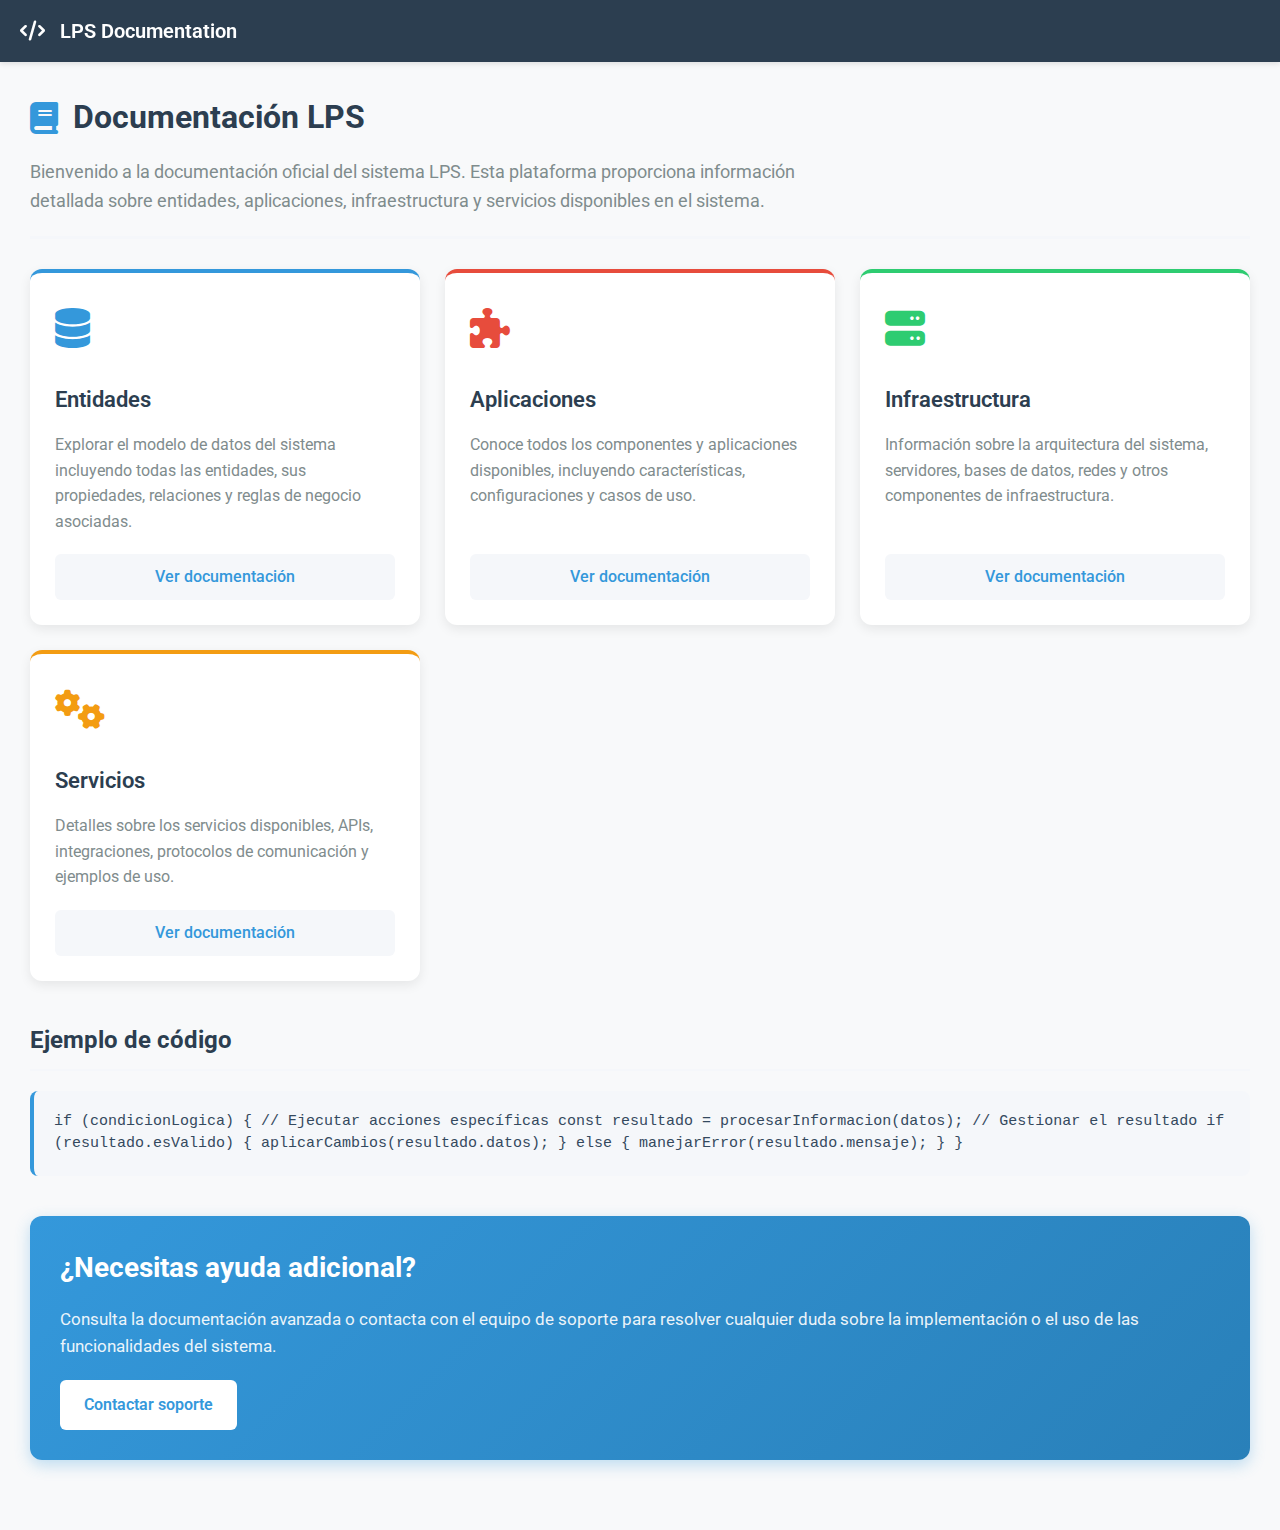
<file: index.html>
<!DOCTYPE html>
<html lang="es">
<head>
    <meta charset="UTF-8">
    <meta name="viewport" content="width=device-width, initial-scale=1.0">
    <link type="text/css" rel="stylesheet" href="index.css">
    <link href="https://cdnjs.cloudflare.com/ajax/libs/font-awesome/6.4.0/css/all.min.css" rel="stylesheet">
    <title>LPS - Documentation</title>
    <style>
        :root {
            --primary-color: #3498db;
            --secondary-color: #2c3e50;
            --accent-color: #e74c3c;
            --light-bg: #f5f7fa;
            --border-color: #dfe4ea;
            --text-color: #34495e;
            --header-bg: #2c3e50;
            --sidenav-bg: #34495e;
        }
        
        * {
            margin: 0;
            padding: 0;
            box-sizing: border-box;
        }
        
        body {
            font-family: 'Segoe UI', Tahoma, Geneva, Verdana, sans-serif;
            background-color: #f8f9fa;
            color: var(--text-color);
            line-height: 1.6;
        }
        
        .header {
            background-color: var(--header-bg);
            color: white;
            padding: 15px 20px;
            display: flex;
            align-items: center;
            box-shadow: 0 2px 5px rgba(0,0,0,0.1);
            position: sticky;
            top: 0;
            z-index: 100;
        }
        
        .menu-button {
            font-size: 24px;
            cursor: pointer;
            margin-right: 20px;
        }
        
        .header-title {
            font-size: 20px;
            font-weight: 600;
        }
        
        .header-title i {
            margin-right: 10px;
        }
        
        /* Sidenav styles */
        .sidenav {
            height: 100%;
            width: 0;
            position: fixed;
            z-index: 1;
            top: 0;
            left: 0;
            background-color: var(--sidenav-bg);
            overflow-x: hidden;
            transition: 0.3s;
            padding-top: 60px;
            box-shadow: 2px 0 5px rgba(0,0,0,0.1);
        }
        
        .sidenav a {
            padding: 15px 15px 15px 32px;
            text-decoration: none;
            font-size: 18px;
            color: #ecf0f1;
            display: block;
            transition: 0.3s;
            border-left: 4px solid transparent;
        }
        
        .sidenav a:hover {
            background-color: rgba(255,255,255,0.1);
            border-left: 4px solid var(--primary-color);
        }
        
        .sidenav a.active {
            background-color: rgba(255,255,255,0.1);
            border-left: 4px solid var(--primary-color);
        }
        
        .sidenav .closebtn {
            position: absolute;
            top: 0;
            right: 25px;
            font-size: 36px;
            margin-left: 50px;
            padding: 8px 15px;
        }
        
        #main {
            transition: margin-left .3s;
            padding: 30px;
        
            margin: 0 auto;
        }
        
        .content-header {
            margin-bottom: 30px;
            border-bottom: 3px solid var(--light-bg);
            padding-bottom: 20px;
        }
        
        .content-header h1 {
            font-size: 32px;
            color: var(--secondary-color);
            margin-bottom: 15px;
            display: flex;
            align-items: center;
        }
        
        .content-header h1 i {
            margin-right: 15px;
            color: var(--primary-color);
        }
        
        .content-description {
            font-size: 18px;
            color: #7f8c8d;
            max-width: 800px;
        }
        
        .dashboard {
            display: grid;
            grid-template-columns: repeat(auto-fill, minmax(300px, 1fr));
            gap: 25px;
            margin-top: 30px;
        }
        
        .dashboard-card {
            background-color: white;
            border-radius: 12px;
            padding: 25px;
            box-shadow: 0 4px 12px rgba(0,0,0,0.08);
            transition: transform 0.3s ease, box-shadow 0.3s ease;
            display: flex;
            flex-direction: column;
            border-top: 4px solid var(--primary-color);
        }
        
        .dashboard-card:hover {
            transform: translateY(-5px);
            box-shadow: 0 8px 16px rgba(0,0,0,0.12);
        }
        
        .dashboard-card:nth-child(2) {
            border-top-color: #e74c3c;
        }
        
        .dashboard-card:nth-child(3) {
            border-top-color: #2ecc71;
        }
        
        .dashboard-card:nth-child(4) {
            border-top-color: #f39c12;
        }
        
        .card-icon {
            font-size: 40px;
            margin-bottom: 20px;
            color: var(--primary-color);
        }
        
        .dashboard-card:nth-child(2) .card-icon {
            color: #e74c3c;
        }
        
        .dashboard-card:nth-child(3) .card-icon {
            color: #2ecc71;
        }
        
        .dashboard-card:nth-child(4) .card-icon {
            color: #f39c12;
        }
        
        .card-title {
            font-size: 22px;
            font-weight: 600;
            margin-bottom: 15px;
            color: var(--secondary-color);
        }
        
        .card-description {
            flex: 1;
            color: #7f8c8d;
            margin-bottom: 20px;
        }
        
        .card-link {
            display: inline-block;
            padding: 10px 20px;
            background-color: var(--light-bg);
            color: var(--primary-color);
            text-decoration: none;
            border-radius: 6px;
            font-weight: 500;
            transition: background-color 0.3s ease;
            text-align: center;
        }
        
        .card-link:hover {
            background-color: #e1e8ed;
        }
        
        .section-heading {
            font-size: 24px;
            color: var(--secondary-color);
            margin: 40px 0 20px;
            padding-bottom: 10px;
            border-bottom: 2px solid var(--light-bg);
        }
        
        code {
            font-family: 'Consolas', 'Monaco', monospace;
            background-color: #f5f7fa;
            padding: 20px;
            border-radius: 8px;
            border-left: 4px solid var(--primary-color);
            margin: 20px 0;
            font-size: 15px;
            display: block;
            overflow-x: auto;
            color: #34495e;
            line-height: 1.5;
        }
        
        .documentation-cta {
            background: linear-gradient(135deg, #3498db, #2980b9);
            color: white;
            padding: 30px;
            border-radius: 12px;
            margin: 40px 0;
            box-shadow: 0 5px 15px rgba(52, 152, 219, 0.3);
        }
        
        .documentation-cta h2 {
            font-size: 28px;
            margin-bottom: 15px;
        }
        
        .documentation-cta p {
            margin-bottom: 20px;
            font-size: 17px;
            opacity: 0.9;
        }
        
        .cta-button {
            display: inline-block;
            background-color: white;
            color: #3498db;
            padding: 12px 24px;
            border-radius: 6px;
            text-decoration: none;
            font-weight: 600;
            transition: all 0.3s ease;
        }
        
        .cta-button:hover {
            background-color: rgba(255,255,255,0.9);
            transform: translateY(-2px);
        }
        
        @media screen and (max-height: 450px) {
            .sidenav {padding-top: 15px;}
            .sidenav a {font-size: 18px;}
        }
        
        @media screen and (max-width: 768px) {
            #main {
                padding: 20px;
            }
            
            .dashboard {
                grid-template-columns: 1fr;
            }
            
            .content-header h1 {
                font-size: 28px;
            }
        }
    </style>
</head>
<body>
<div id="mySidenav" class="sidenav">
    <a href="javascript:void(0)" class="closebtn" onclick="closeNav()">&times;</a>
    <a href="entidades/index.html">Entidades</a>
    <a href="aplicaciones/index.html">Aplicaciones</a>
    <a href="infraestructura/index.html">Infraestructura</a>
    <a href="servicios/index.html">Servicios</a>
</div>

<div class="header">
  
        <a class="anone" >
            <div class="header-title">
                <i class="fa-solid fa-code"></i> 
                LPS Documentation</a>
            </div>
        </a>
  
</div>

<div id="main">
    <div class="content-header">
        <h1><i class="fa-solid fa-book"></i> Documentación LPS</h1>
        <p class="content-description">
            Bienvenido a la documentación oficial del sistema LPS. Esta plataforma proporciona información detallada sobre 
            entidades, aplicaciones, infraestructura y servicios disponibles en el sistema.
        </p>
    </div>

    <div class="dashboard">
        <div class="dashboard-card">
            <div class="card-icon">
                <i class="fa-solid fa-database"></i>
            </div>
            <h2 class="card-title">Entidades</h2>
            <p class="card-description">
                Explorar el modelo de datos del sistema incluyendo todas las entidades, 
                sus propiedades, relaciones y reglas de negocio asociadas.
            </p>
            <a href="entidades/index.html" class="card-link">Ver documentación</a>
        </div>
        
        <div class="dashboard-card">
            <div class="card-icon">
                <i class="fa-solid fa-puzzle-piece"></i>
            </div>
            <h2 class="card-title">Aplicaciones</h2>
            <p class="card-description">
                Conoce todos los componentes y aplicaciones disponibles, 
                incluyendo características, configuraciones y casos de uso.
            </p>
            <a href="aplicaciones/index.html" class="card-link">Ver documentación</a>
        </div>
        
        <div class="dashboard-card">
            <div class="card-icon">
                <i class="fa-solid fa-server"></i>
            </div>
            <h2 class="card-title">Infraestructura</h2>
            <p class="card-description">
                Información sobre la arquitectura del sistema, servidores, 
                bases de datos, redes y otros componentes de infraestructura.
            </p>
            <a href="infraestructura/index.html" class="card-link">Ver documentación</a>
        </div>
        
        <div class="dashboard-card">
            <div class="card-icon">
                <i class="fa-solid fa-gears"></i>
            </div>
            <h2 class="card-title">Servicios</h2>
            <p class="card-description">
                Detalles sobre los servicios disponibles, APIs, 
                integraciones, protocolos de comunicación y ejemplos de uso.
            </p>
            <a href="servicios/index.html" class="card-link">Ver documentación</a>
        </div>
    </div>
    
    <h2 class="section-heading">Ejemplo de código</h2>
    <code>
if (condicionLogica) {
    // Ejecutar acciones específicas 
    const resultado = procesarInformacion(datos);
    
    // Gestionar el resultado
    if (resultado.esValido) {
        aplicarCambios(resultado.datos);
    } else {
        manejarError(resultado.mensaje);
    }
}
    </code>
    
    <div class="documentation-cta">
        <h2>¿Necesitas ayuda adicional?</h2>
        <p>
            Consulta la documentación avanzada o contacta con el equipo de soporte para resolver cualquier duda sobre la implementación o el uso de las funcionalidades del sistema.
        </p>
        <a href="soporte.html" class="cta-button">Contactar soporte</a>
    </div>
</div>

<script>
function openNav() {
    document.getElementById("mySidenav").style.width = "250px";
    document.getElementById("main").style.marginLeft = "250px";
}

function closeNav() {
    document.getElementById("mySidenav").style.width = "0";
    document.getElementById("main").style.marginLeft = "0";
}
</script>
</body>
</html>
</file>
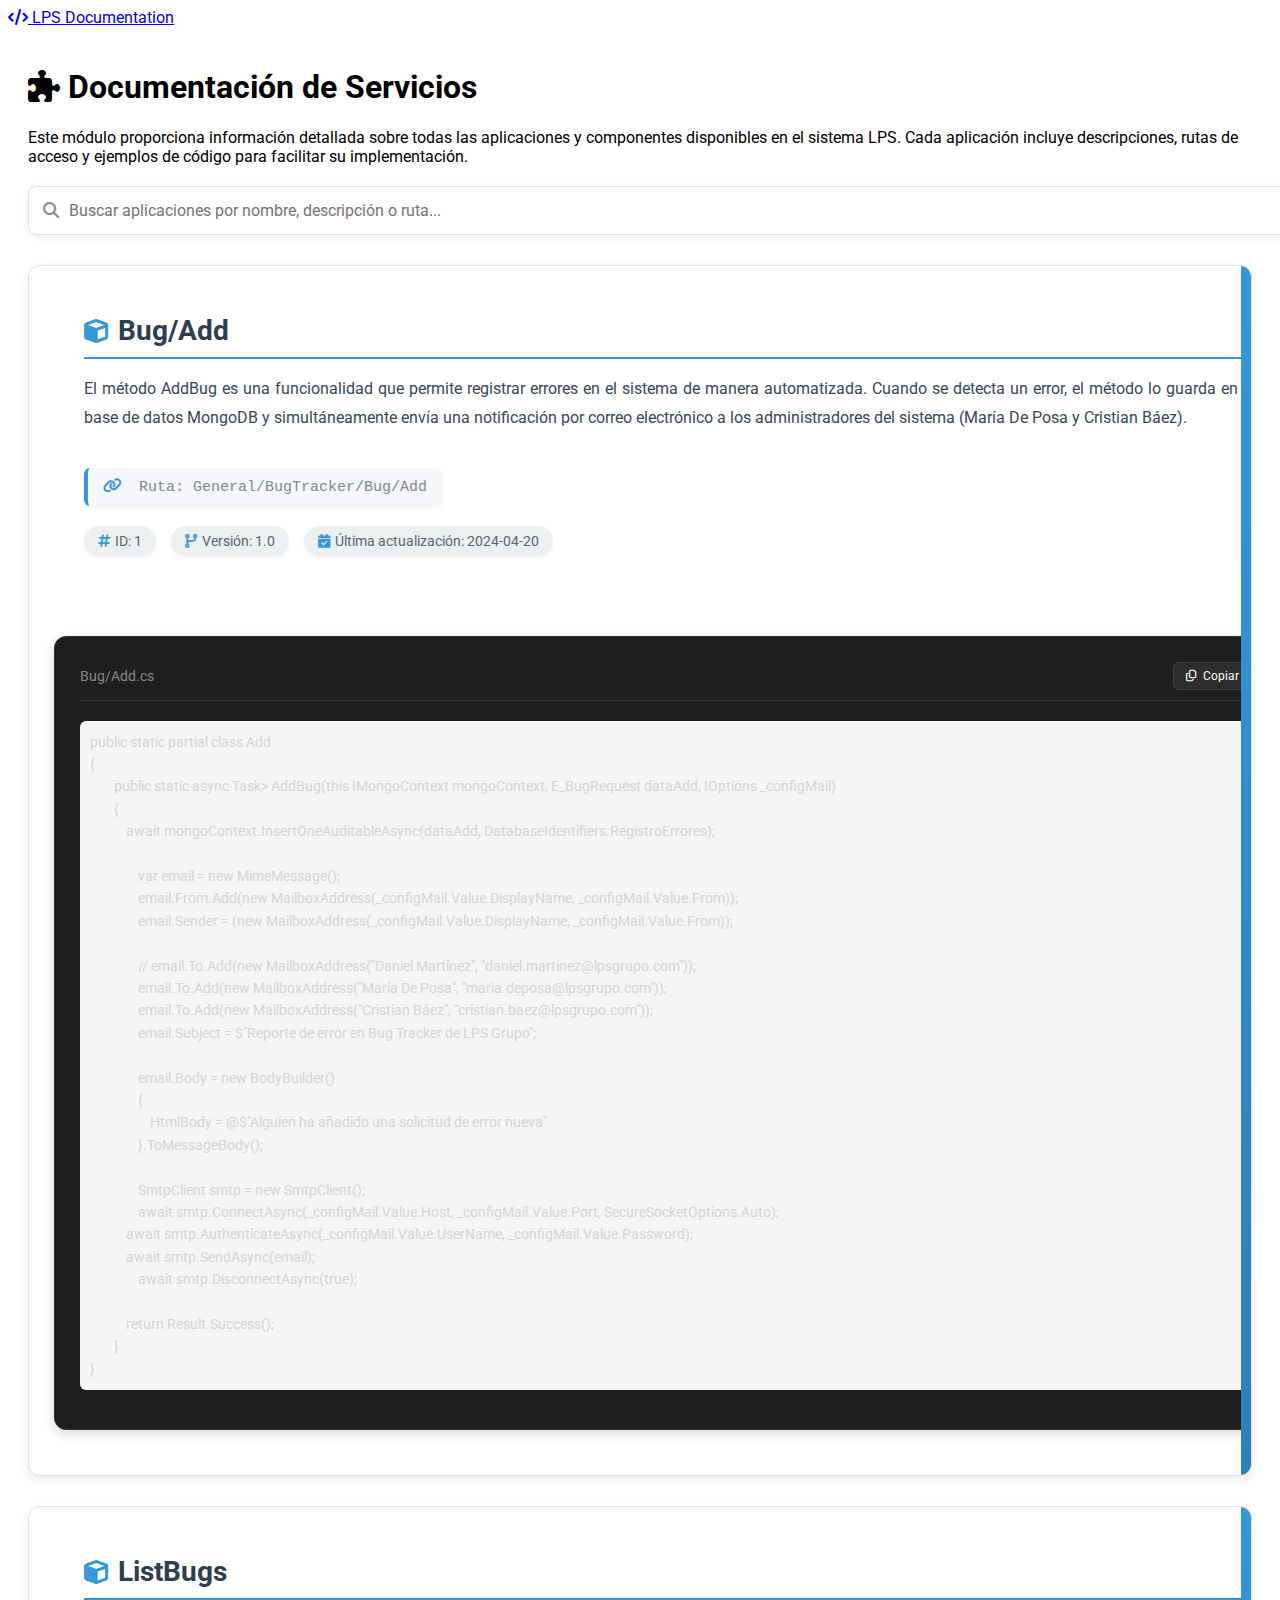
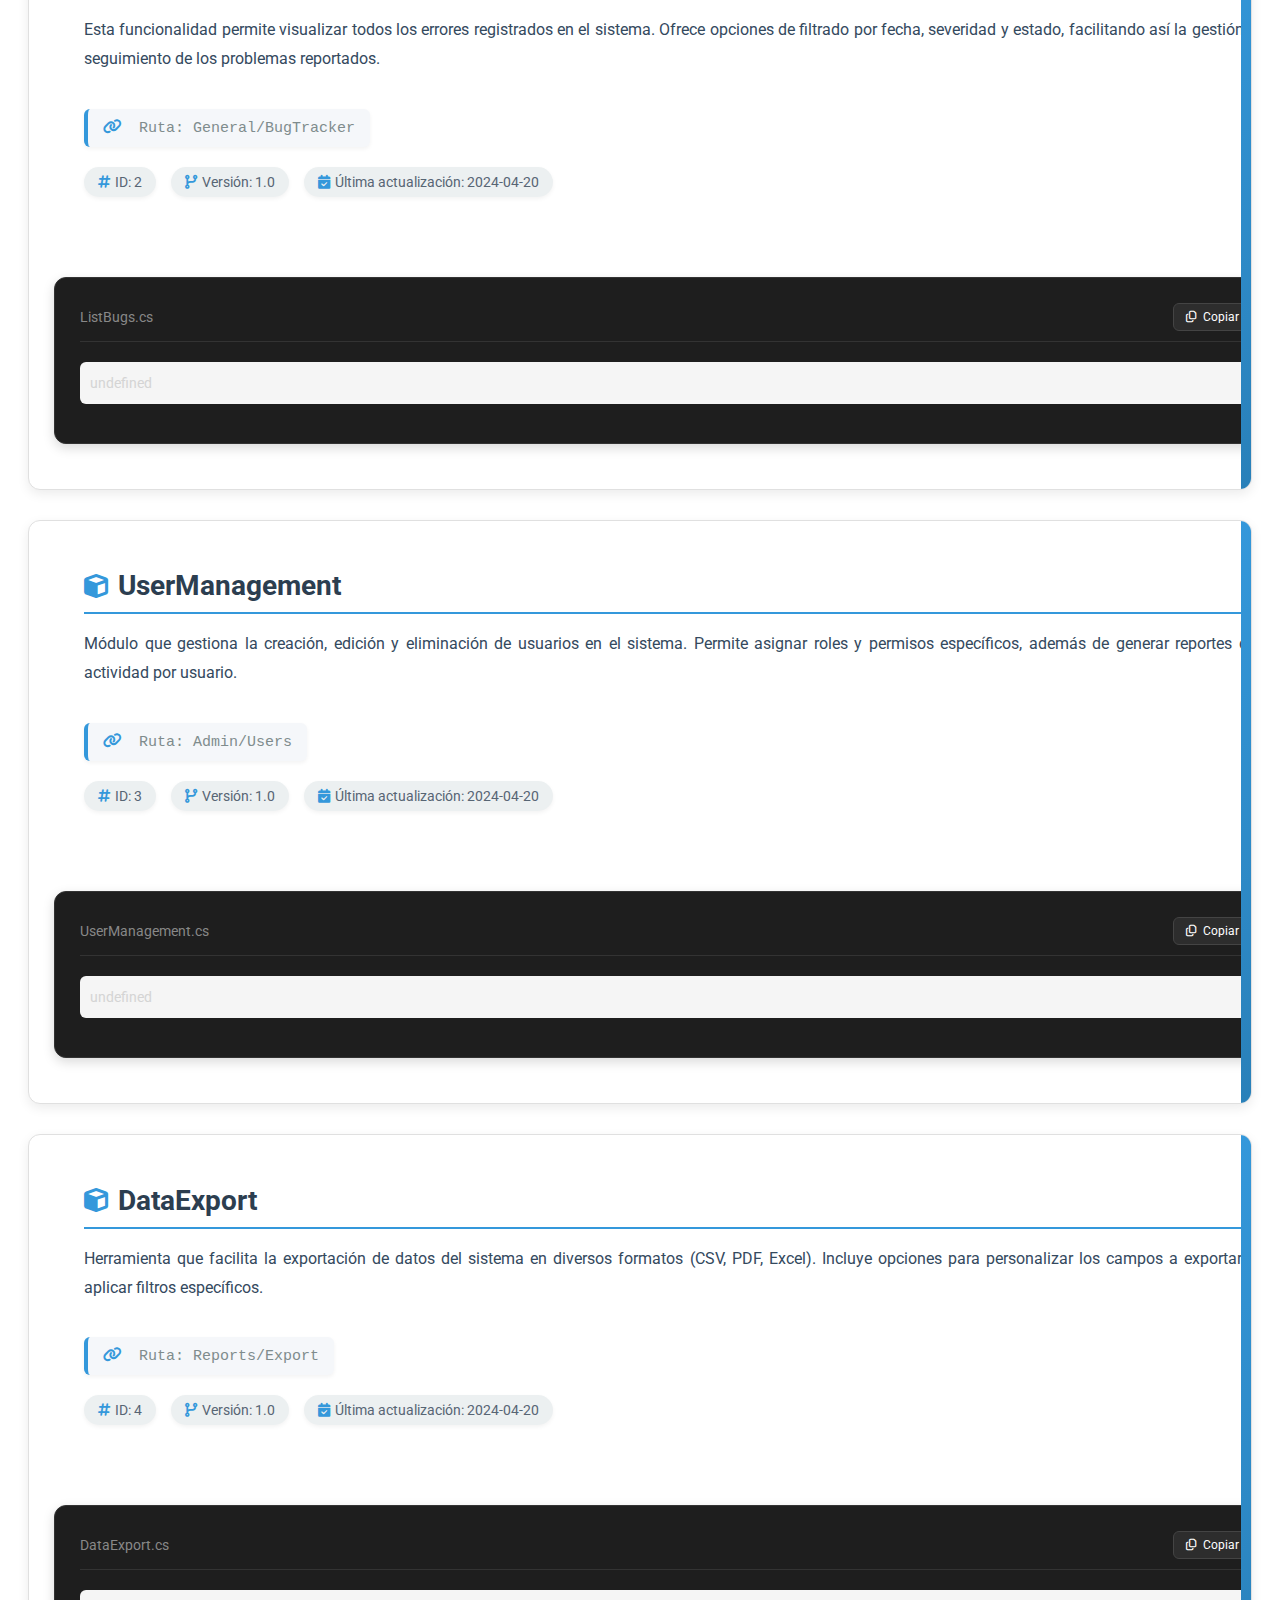
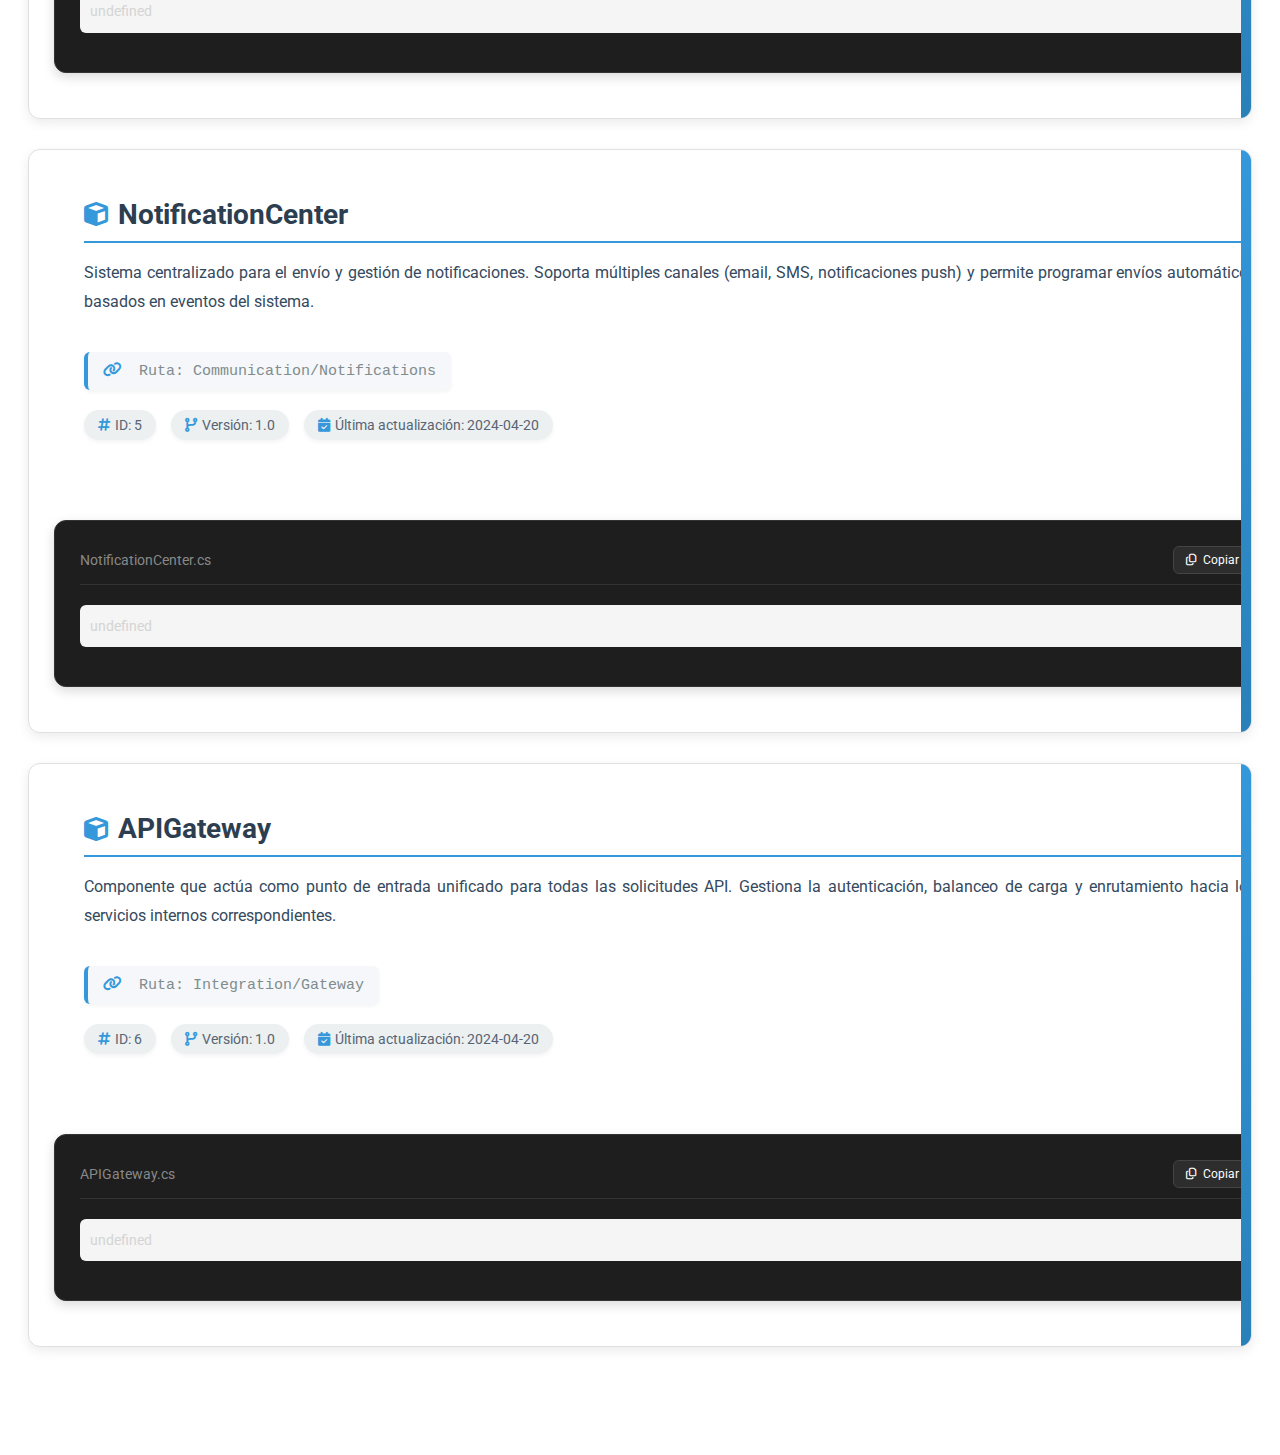
<file: servicios/index.html>
<!DOCTYPE html>
<html lang="es">
<head>
    <meta charset="UTF-8">
    <meta name="viewport" content="width=device-width, initial-scale=1.0">
    <script src="js/servicios.js"></script>
    <link href="https://cdnjs.cloudflare.com/ajax/libs/font-awesome/6.4.0/css/all.min.css" rel="stylesheet">
    <link type="text/css" rel="stylesheet" href="styles/servicios.css">
    <link type="text/css" rel="stylesheet" href="../index.css">
    <title>LPS - Servicios</title>
    
</head>
<body>

    <div class="header">
        <a class="anone"  href="../index.html">
            <div class="header-title">
                <i class="fa-solid fa-code"></i> 
                LPS Documentation</a>
            </div>
        </a>
    </div>
<div id="main">
    <div class="content-header">
        <h1><i class="fa-solid fa-puzzle-piece"></i> Documentación de Servicios</h1>
        <p class="content-description">
            Este módulo proporciona información detallada sobre todas las aplicaciones y componentes disponibles en el sistema LPS.
            Cada aplicación incluye descripciones, rutas de acceso y ejemplos de código para facilitar su implementación.
        </p>
    </div>
    
    <div class="search-container">
        <div class="search-wrapper">
            <i class="fa-solid fa-magnifying-glass search-icon"></i>
            <input type="text" id="searchBox" class="search-box" placeholder="Buscar aplicaciones por nombre, descripción o ruta..." onkeyup="searchApps()">
        </div>
    </div>

    <div class="content">
        <div id="app-container" class="app-cards-container"></div>
        
        <div class="pagination" id="pagination"></div>
    </div>
</div>
</body>
</html>
</file>
<file: index.css>
@import url('https://fonts.googleapis.com/css2?family=Roboto:ital,wght@0,100..900;1,100..900&family=Source+Code+Pro:ital,wght@0,200..900;1,200..900&display=swap');

*{
    font-family: "Roboto", "sans-serif";
}

/* The side navigation menu */
.sidenav {
    height: 100%; /* 100% Full-height */
    width: 0; /* 0 width - change this with JavaScript */
    position: fixed; /* Stay in place */
    z-index: 1; /* Stay on top */
    top: 0; /* Stay at the top */
    left: 0;
    background-color: #111; /* Black*/
    overflow-x: hidden; /* Disable horizontal scroll */
    padding-top: 60px; /* Place content 60px from the top */
    transition: 0.5s; /* 0.5 second transition effect to slide in the sidenav */
  }
  
  /* The navigation menu links */
  .sidenav a {
    padding: 8px 8px 8px 32px;
    text-decoration: none;
    font-size: 25px;
    color: #818181;
    display: block;
    transition: 0.3s;
  }
  
  /* When you mouse over the navigation links, change their color */
  .sidenav a:hover {
    color: #f1f1f1;
  }
  
  /* Position and style the close button (top right corner) */
  .sidenav .closebtn {
    position: absolute;
    top: 0;
    right: 25px;
    font-size: 36px;
    margin-left: 50px;
  }
  
  /* Style page content - use this if you want to push the page content to the right when you open the side navigation */
  #main {
    transition: margin-left .5s;
    padding: 20px;
  }

  /* Formato for presentation the code. */
  code{
    font-family: "Source Code Pro", Courier, monospace;
  }

  #main pre{
    background-color: #f5f5f5;
  }
  
  /* On smaller screens, where height is less than 450px, change the style of the sidenav (less padding and a smaller font size) */
  @media screen and (max-height: 450px) {
    .sidenav {padding-top: 15px;}
    .sidenav a {font-size: 18px;}
  }
</file>
<file: servicios/styles/servicios.css>
.app-cards-container {
    display: flex;
    flex-direction: column;
    gap: 30px;
    margin-top: 30px;
}

.app-card {
    border: 1px solid #e0e0e0;
    border-radius: 12px;
    padding: 30px;
    box-shadow: 0 4px 12px rgba(0, 0, 0, 0.08);
    background-color: #fff;
    display: flex;
    flex-direction: column;
    gap: 25px;
    transition: transform 0.3s ease, box-shadow 0.3s ease;
    position: relative;
    overflow: hidden;
}

.app-card::after {
    content: '';
    position: absolute;
    top: 0;
    right: 0;
    width: 10px;
    height: 100%;
    background: linear-gradient(135deg, #3498db, #2980b9);
}

.app-card:hover {
    transform: translateY(-5px);
    box-shadow: 0 12px 24px rgba(0, 0, 0, 0.15);
}

.app-image-container {
    display: flex;
    justify-content: center;
    margin-bottom: 10px;
    overflow: hidden;
    border-radius: 8px;
}

.app-image {
    width: 100%;
    max-width: 600px;
    height: auto;
    border-radius: 8px;
    box-shadow: 0 4px 12px rgba(0, 0, 0, 0.15);
    border: 1px solid #eaeaea;
    transition: transform 0.3s ease;
}

.app-image:hover {
    transform: scale(1.02);
}

.app-content {
    flex: 1;
}

.app-title {
    color: #2c3e50;
    font-size: 28px;
    margin-bottom: 15px;
    border-bottom: 2px solid #3498db;
    padding-bottom: 10px;
    display: flex;
    align-items: center;
}

.app-title i {
    margin-right: 10px;
    color: #3498db;
    font-size: 24px;
}

.app-description {
    color: #34495e;
    line-height: 1.8;
    font-size: 16px;
    margin-bottom: 20px;
    text-align: justify;
}

.app-route {
    display: inline-block;
    background-color: #f5f7fa;
    color: #7f8c8d;
    padding: 10px 15px;
    border-radius: 6px;
    font-family: 'Consolas', monospace;
    font-size: 15px;
    margin-top: 15px;
    border-left: 4px solid #3498db;
    box-shadow: 0 2px 4px rgba(0, 0, 0, 0.05);
}

.app-route i {
    color: #3498db;
    margin-right: 8px;
}

.app-meta {
    margin-top: 20px;
    display: flex;
    flex-wrap: wrap;
    gap: 15px;
}

.app-meta-item {
    background-color: #ecf0f1;
    padding: 7px 14px;
    border-radius: 20px;
    font-size: 14px;
    color: #576574;
    display: flex;
    align-items: center;
    gap: 5px;
    box-shadow: 0 2px 4px rgba(0, 0, 0, 0.05);
    transition: background-color 0.3s ease;
}

.app-meta-item:hover {
    background-color: #dfe6e9;
}

.app-meta-item i {
    color: #3498db;
}

.section-heading {
    color: #2c3e50;
    font-size: 24px;
    margin: 40px 0 20px;
    border-bottom: 2px solid #ecf0f1;
    padding-bottom: 10px;
}

/* Estilos responsivos */
@media (min-width: 768px) {
    .app-card {
        flex-direction: row;
    }

    .app-image-container {
        width: 45%;
        margin-bottom: 0;
        align-items: center;
        justify-content: flex-start;
    }

    .app-content {
        width: 55%;
        padding-left: 30px;
    }
}

/* Estilos para la paginación */
.pagination {
    display: flex;
    justify-content: center;
    margin: 40px 0;
    gap: 8px;
}

.pagination-button {
    background-color: #f5f7fa;
    border: 1px solid #dfe4ea;
    border-radius: 6px;
    padding: 10px 15px;
    cursor: pointer;
    transition: all 0.3s ease;
    box-shadow: 0 2px 4px rgba(0, 0, 0, 0.05);
    font-weight: 500;
}

.pagination-button:hover {
    background-color: #3498db;
    color: white;
    transform: translateY(-2px);
}

.pagination-button.active {
    background-color: #3498db;
    color: white;
    box-shadow: 0 4px 8px rgba(52, 152, 219, 0.3);
}

.pagination-button:disabled {
    opacity: 0.5;
    cursor: not-allowed;
    transform: none;
}

/* Estilos para el buscador */
.search-container {
    margin: 20px 0 30px;
}

.search-box {
    width: 100%;
    padding: 14px;
    border: 1px solid #dfe4ea;
    border-radius: 8px;
    font-size: 16px;
    box-shadow: 0 2px 8px rgba(0, 0, 0, 0.08);
    transition: all 0.3s ease;
    background-color: white;
    padding-left: 40px;
    position: relative;
}

.search-box:focus {
    outline: none;
    border-color: #3498db;
    box-shadow: 0 2px 12px rgba(52, 152, 219, 0.2);
}

.search-icon {
    position: absolute;
    left: 15px;
    top: 50%;
    transform: translateY(-50%);
    color: #7f8c8d;
    z-index: 1;
}

.search-wrapper {
    position: relative;
}

/* Estilos para mensajes */
.no-results {
    text-align: center;
    padding: 40px;
    background-color: #f8f9fa;
    border-radius: 8px;
    color: #7f8c8d;
    font-size: 18px;
}

.no-results i {
    font-size: 48px;
    color: #95a5a6;
    margin-bottom: 20px;
    display: block;
}

/* Añadimos una animación suave para la carga de las tarjetas */
@keyframes fadeIn {
    from {
        opacity: 0;
        transform: translateY(20px);
    }

    to {
        opacity: 1;
        transform: translateY(0);
    }
}

.app-card {
    animation: fadeIn 0.5s ease forwards;
}

.app-card:nth-child(2) {
    animation-delay: 0.1s;
}

.app-card:nth-child(3) {
    animation-delay: 0.2s;
}

/* Estilos mejorados para el código */
.code-container {
    background: #1e1e1e;
    border-radius: 12px;
    padding: 25px;
    margin: 20px 0;
    overflow-x: auto;
    font-family: 'Consolas', 'Monaco', monospace;
    position: relative;
    box-shadow: 0 4px 12px rgba(0, 0, 0, 0.15);
    border: 1px solid #333;
}

.code-header {
    display: flex;
    justify-content: space-between;
    align-items: center;
    margin-bottom: 20px;
    padding-bottom: 10px;
    border-bottom: 1px solid #333;
}

.code-title {
    font-size: 14px;
    color: #888;
    display: flex;
    align-items: center;
    gap: 8px;
}

.code-title i {
    color: #569cd6;
}

.code-copy {
    background: #2d2d2d;
    border: 1px solid #444;
    color: #fff;
    padding: 6px 12px;
    border-radius: 6px;
    cursor: pointer;
    font-size: 12px;
    transition: all 0.3s ease;
    display: flex;
    align-items: center;
    gap: 6px;
}

.code-copy:hover {
    background: #3d3d3d;
    border-color: #569cd6;
    transform: translateY(-1px);
}

.code-content {
    color: #d4d4d4;
    line-height: 1.6;
    font-size: 14px;
    white-space: pre;
    padding: 10px;
    background: #1e1e1e;
    border-radius: 6px;
}

/* Colores de sintaxis */
.code-keyword {
    color: #569cd6;
}

.code-string {
    color: #ce9178;
}

.code-comment {
    color: #6a9955;
}

.code-type {
    color: #4ec9b0;
}

.code-method {
    color: #dcdcaa;
}

.code-parameter {
    color: #9cdcfe;
}

.code-class {
    color: #4ec9b0;
}

.code-property {
    color: #9cdcfe;
}

.code-number {
    color: #b5cea8;
}

.code-operator {
    color: #d4d4d4;
}

/* Estilos para el scrollbar del código */
.code-container::-webkit-scrollbar {
    height: 8px;
    background: #1e1e1e;
}

.code-container::-webkit-scrollbar-thumb {
    background: #424242;
    border-radius: 4px;
}

.code-container::-webkit-scrollbar-thumb:hover {
    background: #4f4f4f;
}

/* Ajustes para la tarjeta */
.app-card {
    display: flex;
    flex-direction: column;
    gap: 20px;
    background: #fff;
    border-radius: 12px;
    padding: 25px;
    box-shadow: 0 4px 12px rgba(0, 0, 0, 0.08);
}

.app-content {
    width: 100%;
    margin-bottom: 20px;
}

.code-container {
    width: 100%;
    margin-top: 20px;
}

@media (min-width: 768px) {
    .app-card {
        flex-direction: column;
    }

    .app-content {
        width: 100%;
        margin-bottom: 30px;
    }

    .code-container {
        width: 100%;
        margin-top: 30px;
    }
}

.vista-btn {
    background: #38435c;
    color: #fff;
    border: none;
    border-radius: 8px;
    padding: 12px 28px;
    font-size: 16px;
    font-weight: 600;
    cursor: pointer;
    box-shadow: 0 2px 8px rgba(40, 44, 52, 0.12);
    transition: background 0.2s, color 0.2s, transform 0.2s;
    outline: none;
}

.vista-btn:hover,
.vista-btn:focus {
    background: #61afef;
    color: #282c34;
    transform: translateY(-2px) scale(1.04);
    box-shadow: 0 4px 16px rgba(97, 175, 239, 0.18);
}
</file>
